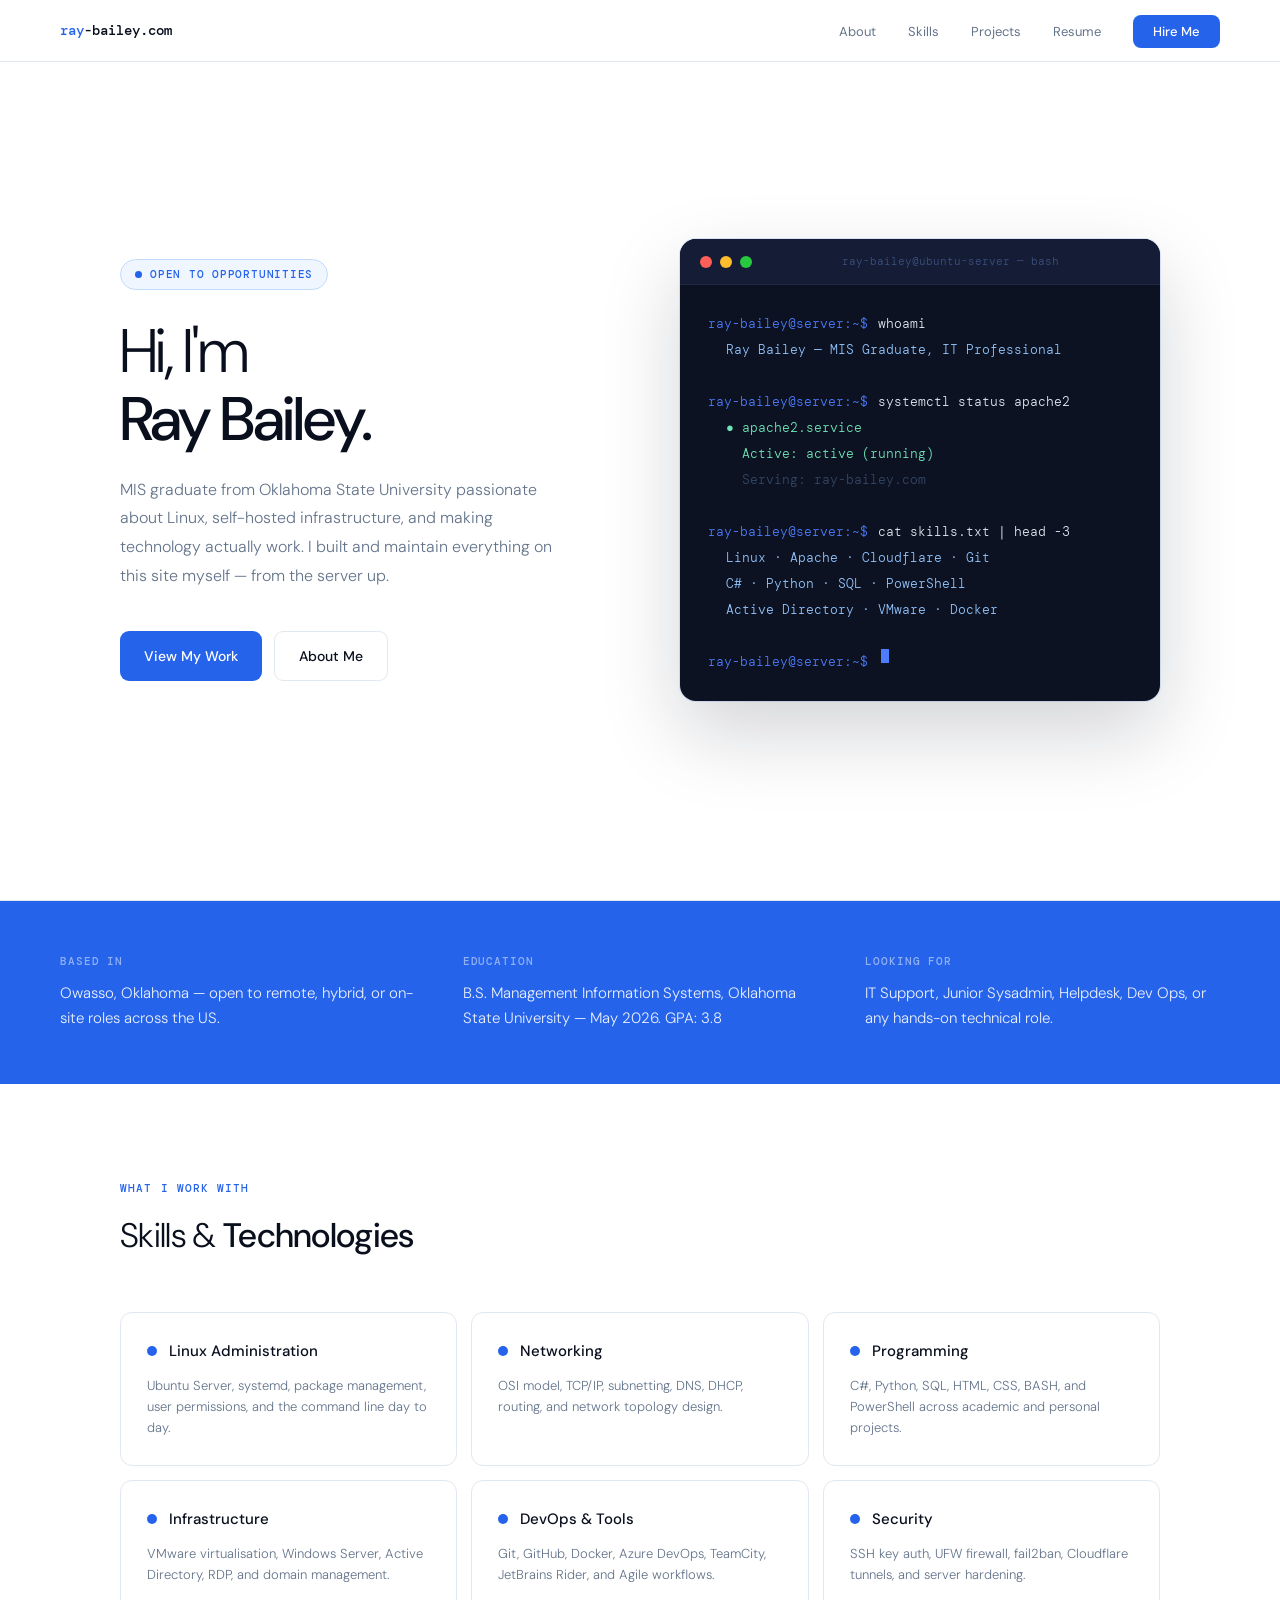
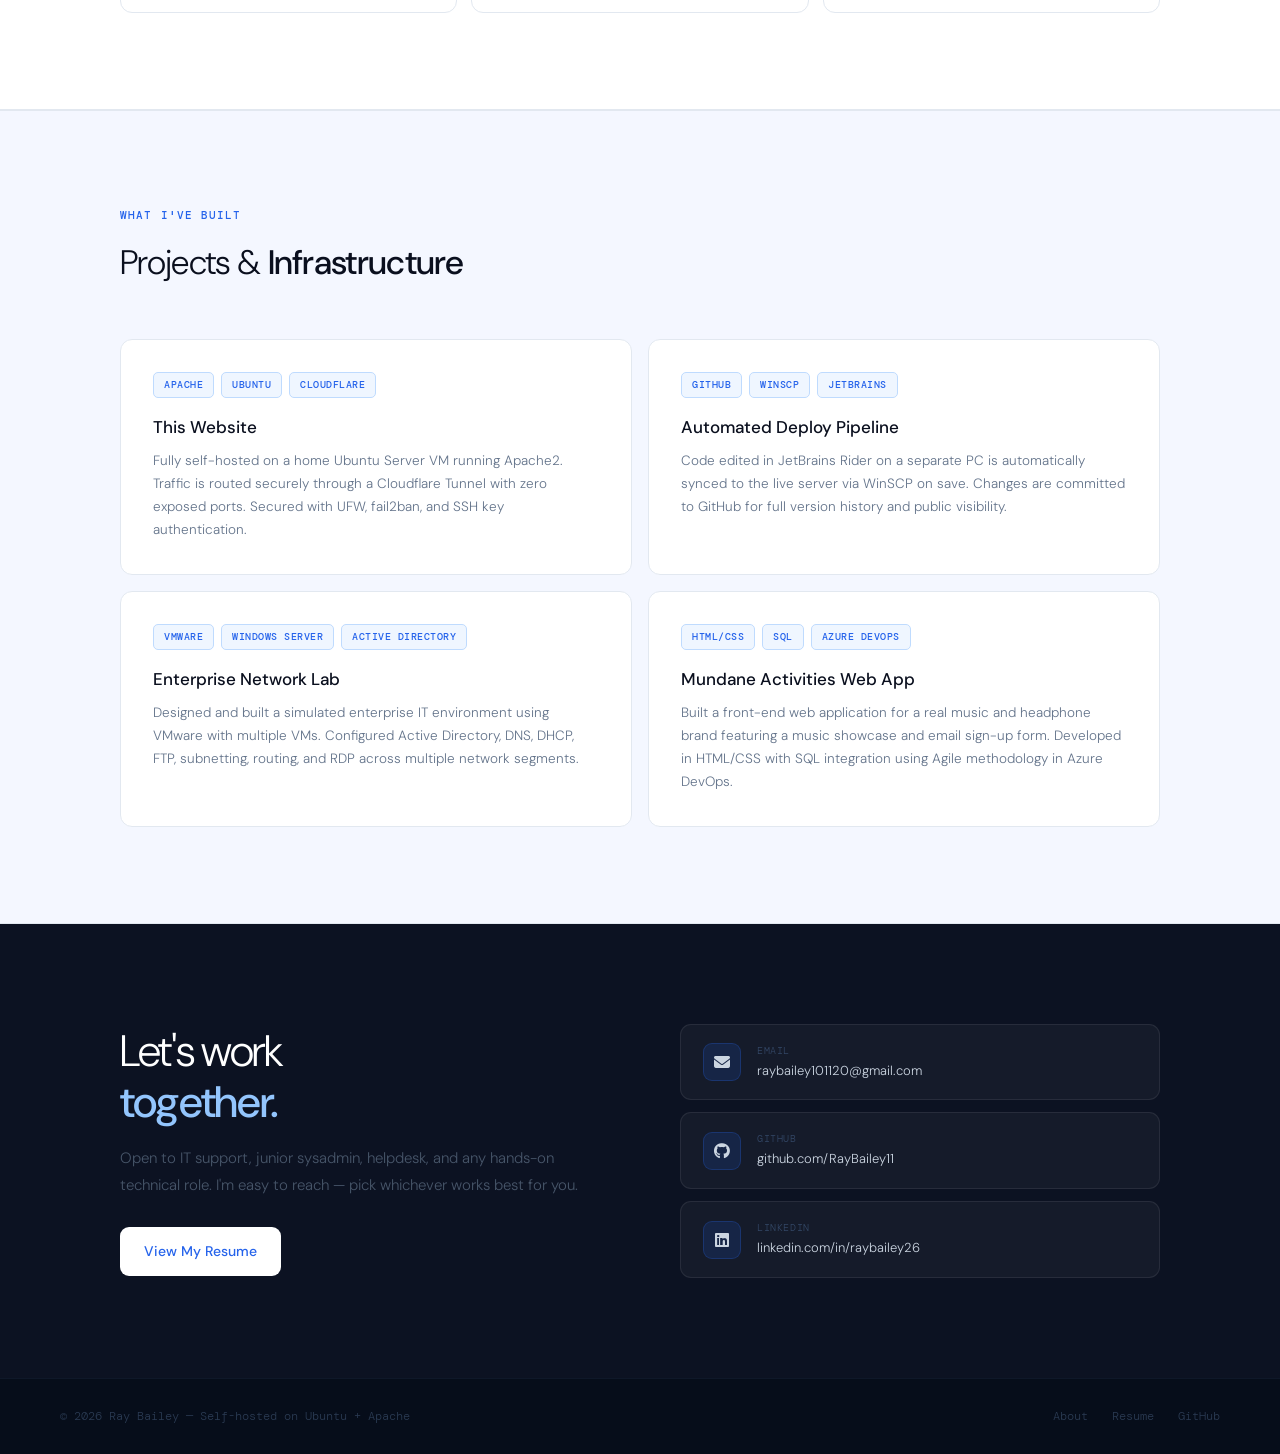
<file: index.html>
﻿<!DOCTYPE html>
<html lang="en">
<head>
    <meta charset="UTF-8"/>
    <meta name="viewport" content="width=device-width, initial-scale=1.0"/>
    <title>Ray Bailey — IT Professional</title>
    <meta name="description" content="Ray Bailey — IT Professional based in Owasso, Oklahoma. OSU MIS Graduate. Open to IT support, sysadmin, and technical roles."/>
    <link href="https://fonts.googleapis.com/css2?family=DM+Sans:wght@300;400;500&family=DM+Mono:wght@400;500&display=swap" rel="stylesheet"/>
    <link rel="stylesheet" href="https://cdnjs.cloudflare.com/ajax/libs/font-awesome/6.5.0/css/all.min.css"/>
    <link rel="stylesheet" href="css/style.css"/>
    <style>
        /* ── HERO ── */
        .hero {
            min-height: 100vh;
            padding: 140px 60px 100px;
            max-width: 1160px; margin: 0 auto;
            display: flex; align-items: center;
        }
        .hero-grid {
            display: grid; grid-template-columns: 1fr 1fr;
            gap: 80px; align-items: center; width: 100%;
        }
        .hero-tag {
            display: inline-flex; align-items: center; gap: 8px;
            background: var(--blue-light); color: var(--blue);
            border: 1px solid var(--blue-mid);
            font-family: var(--mono); font-size: 11px; font-weight: 500;
            letter-spacing: 0.07em; text-transform: uppercase;
            padding: 6px 14px; border-radius: 100px; margin-bottom: 28px;
        }
        .hero-tag::before {
            content: ''; width: 7px; height: 7px; border-radius: 50%;
            background: var(--blue); animation: pulse 2s infinite;
        }
        h1 {
            font-size: clamp(38px, 4.8vw, 62px);
            font-weight: 300; line-height: 1.1;
            letter-spacing: -0.03em; margin-bottom: 22px;
        }
        h1 strong { font-weight: 500; }
        .hero-desc {
            font-size: 16px; color: var(--muted);
            max-width: 440px; line-height: 1.8; margin-bottom: 40px;
        }
        .hero-btns { display: flex; gap: 12px; flex-wrap: wrap; }

        /* ── TERMINAL ── */
        .terminal {
            background: var(--dark);
            border-radius: 16px; overflow: hidden;
            box-shadow: 0 0 0 1px rgba(37,99,235,0.15), 0 32px 80px rgba(12,18,34,0.18);
        }
        .t-bar {
            background: var(--dark2); padding: 14px 20px;
            display: flex; align-items: center; gap: 8px;
            border-bottom: 1px solid rgba(255,255,255,0.05);
        }
        .dot { width: 12px; height: 12px; border-radius: 50%; }
        .dot-r { background: #ff5f57; } .dot-y { background: #ffbd2e; } .dot-g { background: #28c840; }
        .t-title { flex: 1; text-align: center; font-family: var(--mono); font-size: 11px; color: #3d5080; }
        .t-body { padding: 26px 28px; font-family: var(--mono); font-size: 13px; line-height: 2; }
        .t-row { display: flex; gap: 10px; flex-wrap: wrap; }
        .t-ps { color: #4d7cfe; white-space: nowrap; }
        .t-cmd { color: #e2e8f0; }
        .t-res { padding-left: 18px; color: #93c5fd; }
        .t-res.g { color: #6ee7b7; }
        .t-res.d { color: #334766; }
        .t-cursor {
            display: inline-block; width: 8px; height: 14px;
            background: #4d7cfe; margin-left: 3px; vertical-align: middle;
            animation: blink 1.1s step-end infinite;
        }

        /* ── ABOUT STRIP ── */
        .about-strip { background: var(--blue); padding: 52px 60px; }
        .about-inner {
            max-width: 1160px; margin: 0 auto;
            display: grid; grid-template-columns: repeat(3, 1fr); gap: 48px;
        }
        .about-block h3 {
            font-size: 11px; font-weight: 500; color: rgba(255,255,255,0.5);
            font-family: var(--mono); letter-spacing: 0.08em; text-transform: uppercase; margin-bottom: 10px;
        }
        .about-block p { font-size: 15px; color: rgba(255,255,255,0.9); line-height: 1.7; font-weight: 300; }

        /* ── SKILLS ── */
        .skills-grid { display: grid; grid-template-columns: repeat(3, 1fr); gap: 14px; }
        .skill-card {
            background: var(--white); border: 1px solid var(--border);
            border-radius: 12px; padding: 26px; transition: all 0.22s;
        }
        .skill-card:hover {
            border-color: var(--blue-mid);
            box-shadow: 0 6px 24px rgba(37,99,235,0.08);
            transform: translateY(-2px);
        }
        .skill-top { display: flex; align-items: center; gap: 12px; margin-bottom: 12px; }
        .skill-dot {
            width: 10px; height: 10px; border-radius: 50%;
            background: var(--blue); flex-shrink: 0;
        }
        .skill-name { font-size: 15px; font-weight: 500; }
        .skill-desc { font-size: 13px; color: var(--muted); line-height: 1.65; }

        /* ── PROJECTS ── */
        .projects-wrap { background: var(--off); border-top: 1px solid var(--border); border-bottom: 1px solid var(--border); }
        .proj-grid { display: grid; grid-template-columns: repeat(2, 1fr); gap: 16px; }
        .proj-card {
            background: var(--white); border: 1px solid var(--border);
            border-radius: 12px; padding: 32px; transition: all 0.22s;
            position: relative; overflow: hidden;
        }
        .proj-card::before {
            content: ''; position: absolute; top: 0; left: 0; right: 0; height: 3px;
            background: var(--blue); transform: scaleX(0); transform-origin: left;
            transition: transform 0.3s ease;
        }
        .proj-card:hover::before { transform: scaleX(1); }
        .proj-card:hover { box-shadow: 0 8px 28px rgba(37,99,235,0.08); transform: translateY(-2px); }
        .proj-tags { display: flex; gap: 7px; flex-wrap: wrap; margin-bottom: 16px; }
        .proj-name { font-size: 17px; font-weight: 500; margin-bottom: 9px; }
        .proj-desc { font-size: 13.5px; color: var(--muted); line-height: 1.7; }

        /* ── CONTACT ── */
        .contact-wrap { background: var(--dark); }
        .contact-inner {
            max-width: 1160px; margin: 0 auto; padding: 100px 60px;
            display: grid; grid-template-columns: 1fr 1fr; gap: 80px; align-items: center;
        }
        .contact-left h2 {
            font-size: 44px; font-weight: 300; letter-spacing: -0.03em;
            color: #fff; margin-bottom: 18px; line-height: 1.15;
        }
        .contact-left h2 strong { font-weight: 500; color: #93c5fd; }
        .contact-left p { font-size: 15px; color: #475569; line-height: 1.8; margin-bottom: 28px; }
        .contact-cards { display: flex; flex-direction: column; gap: 12px; }
        .contact-card {
            display: flex; align-items: center; gap: 16px;
            background: rgba(255,255,255,0.04); border: 1px solid rgba(255,255,255,0.08);
            border-radius: 11px; padding: 18px 22px;
            text-decoration: none; color: #cbd5e1; font-size: 14px; transition: all 0.2s;
        }
        .contact-card:hover { background: rgba(37,99,235,0.12); border-color: rgba(37,99,235,0.3); color: #fff; }
        .contact-card-icon {
            width: 38px; height: 38px; border-radius: 9px;
            background: rgba(37,99,235,0.15); border: 1px solid rgba(37,99,235,0.25);
            display: flex; align-items: center; justify-content: center; font-size: 16px; flex-shrink: 0;
        }
        .contact-card-label { font-family: var(--mono); font-size: 10px; color: #334766; margin-bottom: 2px; letter-spacing: 0.06em; text-transform: uppercase; }
        .contact-card-val { font-size: 13px; }

        /* ── RESPONSIVE ── */
        @media (max-width: 900px) {
            .hero { padding: 120px 24px 80px; }
            .hero-grid { grid-template-columns: 1fr; gap: 48px; }
            .about-strip { padding: 40px 24px; }
            .about-inner { grid-template-columns: 1fr; gap: 28px; }
            .skills-grid { grid-template-columns: repeat(2, 1fr); }
            .proj-grid { grid-template-columns: 1fr; }
            .contact-inner { grid-template-columns: 1fr; padding: 72px 24px; gap: 48px; }
            .contact-left h2 { font-size: 34px; }
        }
        @media (max-width: 640px) {
            .nav-links { padding: 40px 24px; }
            .hero { padding: 100px 18px 60px; }
            .skills-grid { grid-template-columns: 1fr; }
            .about-strip { padding: 36px 18px; }
            .proj-card { padding: 24px; }
            h1 { font-size: 36px; }
        }
    </style>
</head>
<body>

<nav>
    <a href="index.html" class="nav-logo"><span>ray</span>-bailey.com</a>
    <ul class="nav-links">
        <li><a href="about.html">About</a></li>
        <li><a href="index.html#skills">Skills</a></li>
        <li><a href="index.html#projects">Projects</a></li>
        <li><a href="resume.html">Resume</a></li>
        <li><a href="index.html#contact" class="nav-hire">Hire Me</a></li>
    </ul>
</nav>

<!-- HERO -->
<section class="hero">
    <div class="hero-grid">
        <div class="anim-up-1">
            <div class="hero-tag">Open to opportunities</div>
            <h1>Hi, I'm<br/><strong>Ray Bailey.</strong></h1>
            <p class="hero-desc">
                MIS graduate from Oklahoma State University passionate about Linux,
                self-hosted infrastructure, and making technology actually work.
                I built and maintain everything on this site myself — from the server up.
            </p>
            <div class="hero-btns">
                <a href="#projects" class="btn btn-blue">View My Work</a>
                <a href="about.html" class="btn btn-outline">About Me</a>
            </div>
        </div>

        <div class="anim-up-2">
            <div class="terminal">
                <div class="t-bar">
                    <div class="dot dot-r"></div><div class="dot dot-y"></div><div class="dot dot-g"></div>
                    <div class="t-title">ray-bailey@ubuntu-server — bash</div>
                </div>
                <div class="t-body">
                    <div class="t-row"><span class="t-ps">ray-bailey@server:~$</span><span class="t-cmd">whoami</span></div>
                    <div class="t-res">Ray Bailey — MIS Graduate, IT Professional</div>
                    <br/>
                    <div class="t-row"><span class="t-ps">ray-bailey@server:~$</span><span class="t-cmd">systemctl status apache2</span></div>
                    <div class="t-res g">● apache2.service</div>
                    <div class="t-res g">&nbsp;&nbsp;Active: active (running)</div>
                    <div class="t-res d">&nbsp;&nbsp;Serving: ray-bailey.com</div>
                    <br/>
                    <div class="t-row"><span class="t-ps">ray-bailey@server:~$</span><span class="t-cmd">cat skills.txt | head -3</span></div>
                    <div class="t-res">Linux · Apache · Cloudflare · Git</div>
                    <div class="t-res">C# · Python · SQL · PowerShell</div>
                    <div class="t-res">Active Directory · VMware · Docker</div>
                    <br/>
                    <div class="t-row"><span class="t-ps">ray-bailey@server:~$</span><span class="t-cursor"></span></div>
                </div>
            </div>
        </div>
    </div>
</section>

<hr class="full-divider"/>

<!-- ABOUT STRIP -->
<div class="about-strip">
    <div class="about-inner">
        <div class="about-block">
            <h3>Based In</h3>
            <p>Owasso, Oklahoma — open to remote, hybrid, or on-site roles across the US.</p>
        </div>
        <div class="about-block">
            <h3>Education</h3>
            <p>B.S. Management Information Systems, Oklahoma State University — May 2026. GPA: 3.8</p>
        </div>
        <div class="about-block">
            <h3>Looking For</h3>
            <p>IT Support, Junior Sysadmin, Helpdesk, Dev Ops, or any hands-on technical role.</p>
        </div>
    </div>
</div>

<!-- SKILLS -->
<section class="section" id="skills">
    <div class="sec-label">What I work with</div>
    <div class="sec-title">Skills &amp; <strong>Technologies</strong></div>
    <div class="skills-grid">
        <div class="skill-card">
            <div class="skill-top"><div class="skill-dot"></div><div class="skill-name">Linux Administration</div></div>
            <div class="skill-desc">Ubuntu Server, systemd, package management, user permissions, and the command line day to day.</div>
        </div>
        <div class="skill-card">
            <div class="skill-top"><div class="skill-dot"></div><div class="skill-name">Networking</div></div>
            <div class="skill-desc">OSI model, TCP/IP, subnetting, DNS, DHCP, routing, and network topology design.</div>
        </div>
        <div class="skill-card">
            <div class="skill-top"><div class="skill-dot"></div><div class="skill-name">Programming</div></div>
            <div class="skill-desc">C#, Python, SQL, HTML, CSS, BASH, and PowerShell across academic and personal projects.</div>
        </div>
        <div class="skill-card">
            <div class="skill-top"><div class="skill-dot"></div><div class="skill-name">Infrastructure</div></div>
            <div class="skill-desc">VMware virtualisation, Windows Server, Active Directory, RDP, and domain management.</div>
        </div>
        <div class="skill-card">
            <div class="skill-top"><div class="skill-dot"></div><div class="skill-name">DevOps &amp; Tools</div></div>
            <div class="skill-desc">Git, GitHub, Docker, Azure DevOps, TeamCity, JetBrains Rider, and Agile workflows.</div>
        </div>
        <div class="skill-card">
            <div class="skill-top"><div class="skill-dot"></div><div class="skill-name">Security</div></div>
            <div class="skill-desc">SSH key auth, UFW firewall, fail2ban, Cloudflare tunnels, and server hardening.</div>
        </div>
    </div>
</section>

<hr class="full-divider"/>

<!-- PROJECTS -->
<div class="projects-wrap">
    <section class="section" id="projects">
        <div class="sec-label">What I've built</div>
        <div class="sec-title">Projects &amp; <strong>Infrastructure</strong></div>
        <div class="proj-grid">
            <div class="proj-card">
                <div class="proj-tags"><span class="tag">Apache</span><span class="tag">Ubuntu</span><span class="tag">Cloudflare</span></div>
                <div class="proj-name">This Website</div>
                <div class="proj-desc">Fully self-hosted on a home Ubuntu Server VM running Apache2. Traffic is routed securely through a Cloudflare Tunnel with zero exposed ports. Secured with UFW, fail2ban, and SSH key authentication.</div>
            </div>
            <div class="proj-card">
                <div class="proj-tags"><span class="tag">GitHub</span><span class="tag">WinSCP</span><span class="tag">JetBrains</span></div>
                <div class="proj-name">Automated Deploy Pipeline</div>
                <div class="proj-desc">Code edited in JetBrains Rider on a separate PC is automatically synced to the live server via WinSCP on save. Changes are committed to GitHub for full version history and public visibility.</div>
            </div>
            <div class="proj-card">
                <div class="proj-tags"><span class="tag">VMware</span><span class="tag">Windows Server</span><span class="tag">Active Directory</span></div>
                <div class="proj-name">Enterprise Network Lab</div>
                <div class="proj-desc">Designed and built a simulated enterprise IT environment using VMware with multiple VMs. Configured Active Directory, DNS, DHCP, FTP, subnetting, routing, and RDP across multiple network segments.</div>
            </div>
            <div class="proj-card">
                <div class="proj-tags"><span class="tag">HTML/CSS</span><span class="tag">SQL</span><span class="tag">Azure DevOps</span></div>
                <div class="proj-name">Mundane Activities Web App</div>
                <div class="proj-desc">Built a front-end web application for a real music and headphone brand featuring a music showcase and email sign-up form. Developed in HTML/CSS with SQL integration using Agile methodology in Azure DevOps.</div>
            </div>
        </div>
    </section>
</div>

<!-- CONTACT -->
<div class="contact-wrap" id="contact">
    <div class="contact-inner">
        <div class="contact-left">
            <h2>Let's work<br/><strong>together.</strong></h2>
            <p>Open to IT support, junior sysadmin, helpdesk, and any hands-on technical role. I'm easy to reach — pick whichever works best for you.</p>
            <a href="resume.html" class="btn btn-white">View My Resume</a>
        </div>
        <div class="contact-cards">
            <a href="mailto:raybailey101120@gmail.com" class="contact-card">
                <div class="contact-card-icon"><i class="fa-solid fa-envelope"></i></div>
                <div>
                    <div class="contact-card-label">Email</div>
                    <div class="contact-card-val">raybailey101120@gmail.com</div>
                </div>
            </a>
            <a href="https://github.com/RayBailey11" class="contact-card">
                <div class="contact-card-icon"><i class="fa-brands fa-github"></i></div>
                <div>
                    <div class="contact-card-label">GitHub</div>
                    <div class="contact-card-val">github.com/RayBailey11</div>
                </div>
            </a>
            <a href="https://www.linkedin.com/in/raybailey26" class="contact-card">
                <div class="contact-card-icon"><i class="fa-brands fa-linkedin"></i></div>
                <div>
                    <div class="contact-card-label">LinkedIn</div>
                    <div class="contact-card-val">linkedin.com/in/raybailey26</div>
                </div>
            </a>
        </div>
    </div>
</div>

<footer>
    <div class="footer-inner">
        <p>© 2026 Ray Bailey — Self-hosted on Ubuntu + Apache</p>
        <div class="footer-links">
            <a href="about.html">About</a>
            <a href="resume.html">Resume</a>
            <a href="https://github.com/RayBailey11">GitHub</a>
        </div>
    </div>
</footer>

</body>
</html>
</file>
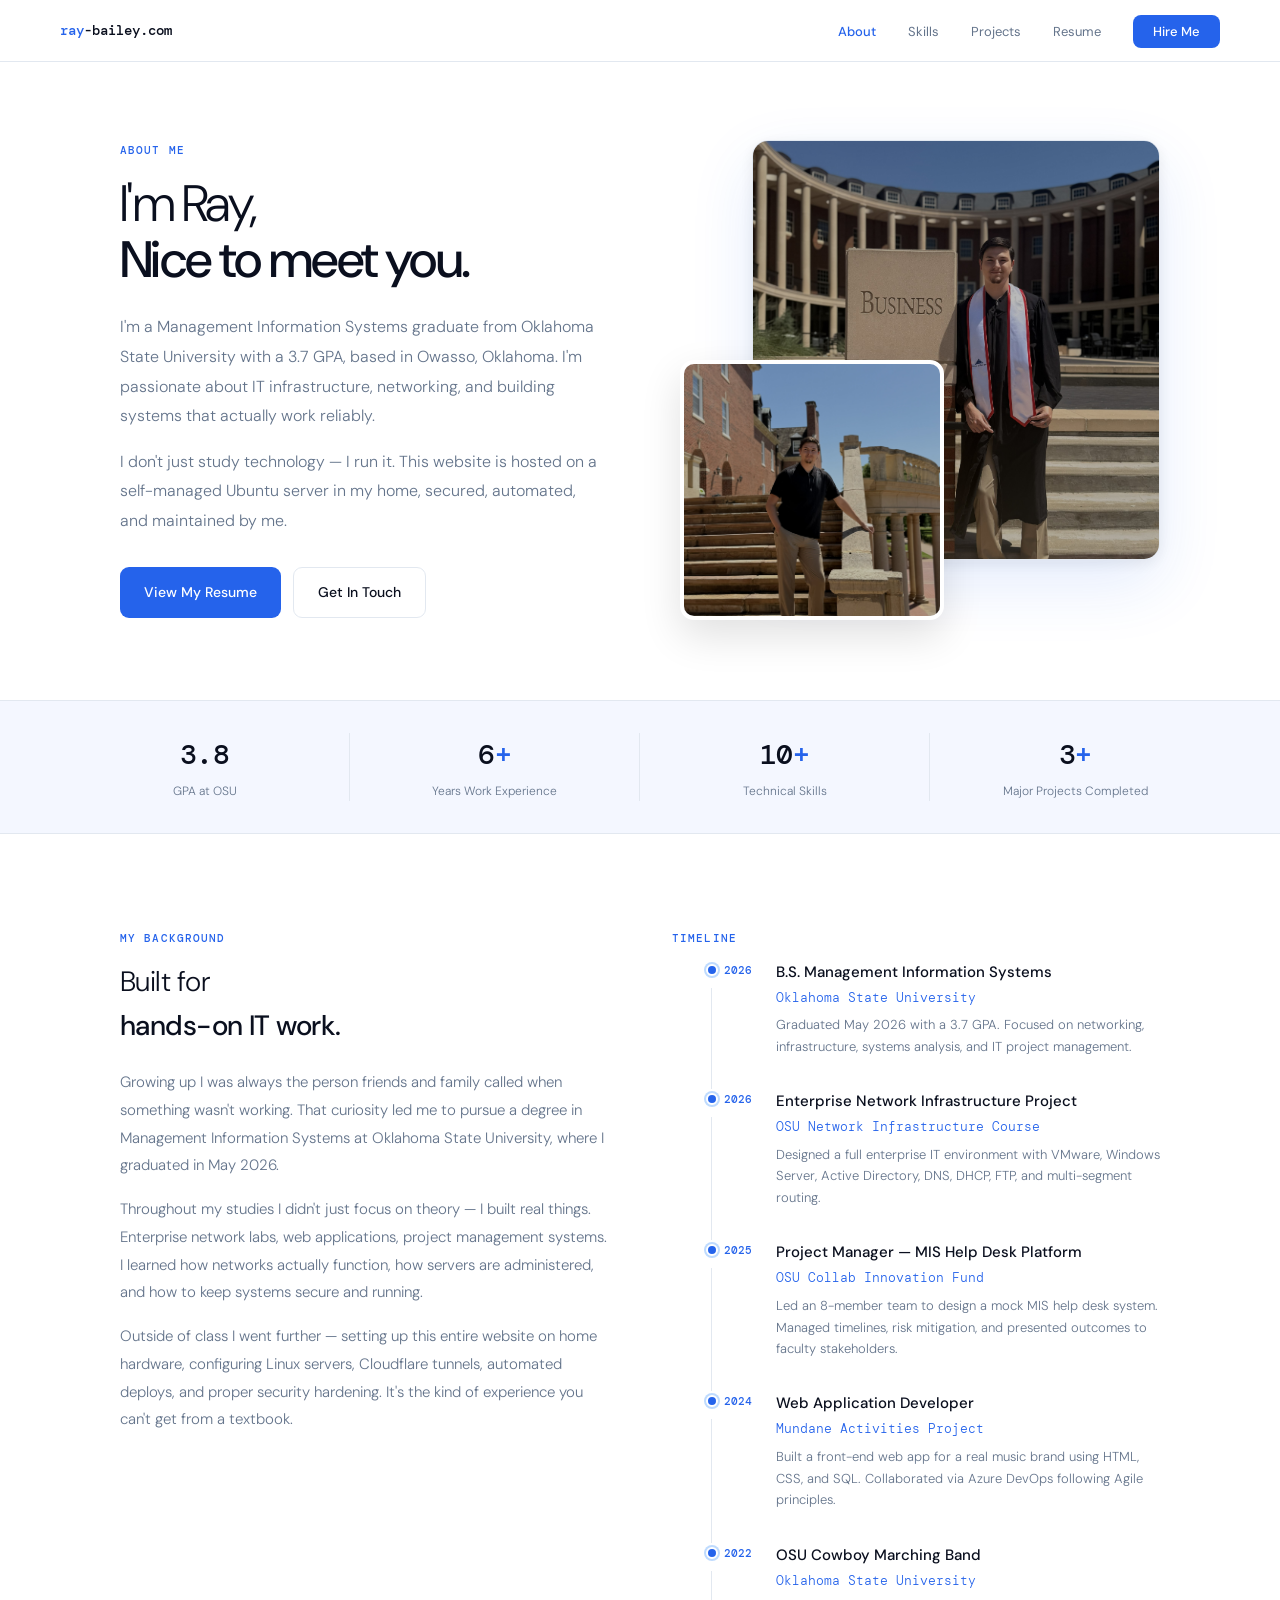
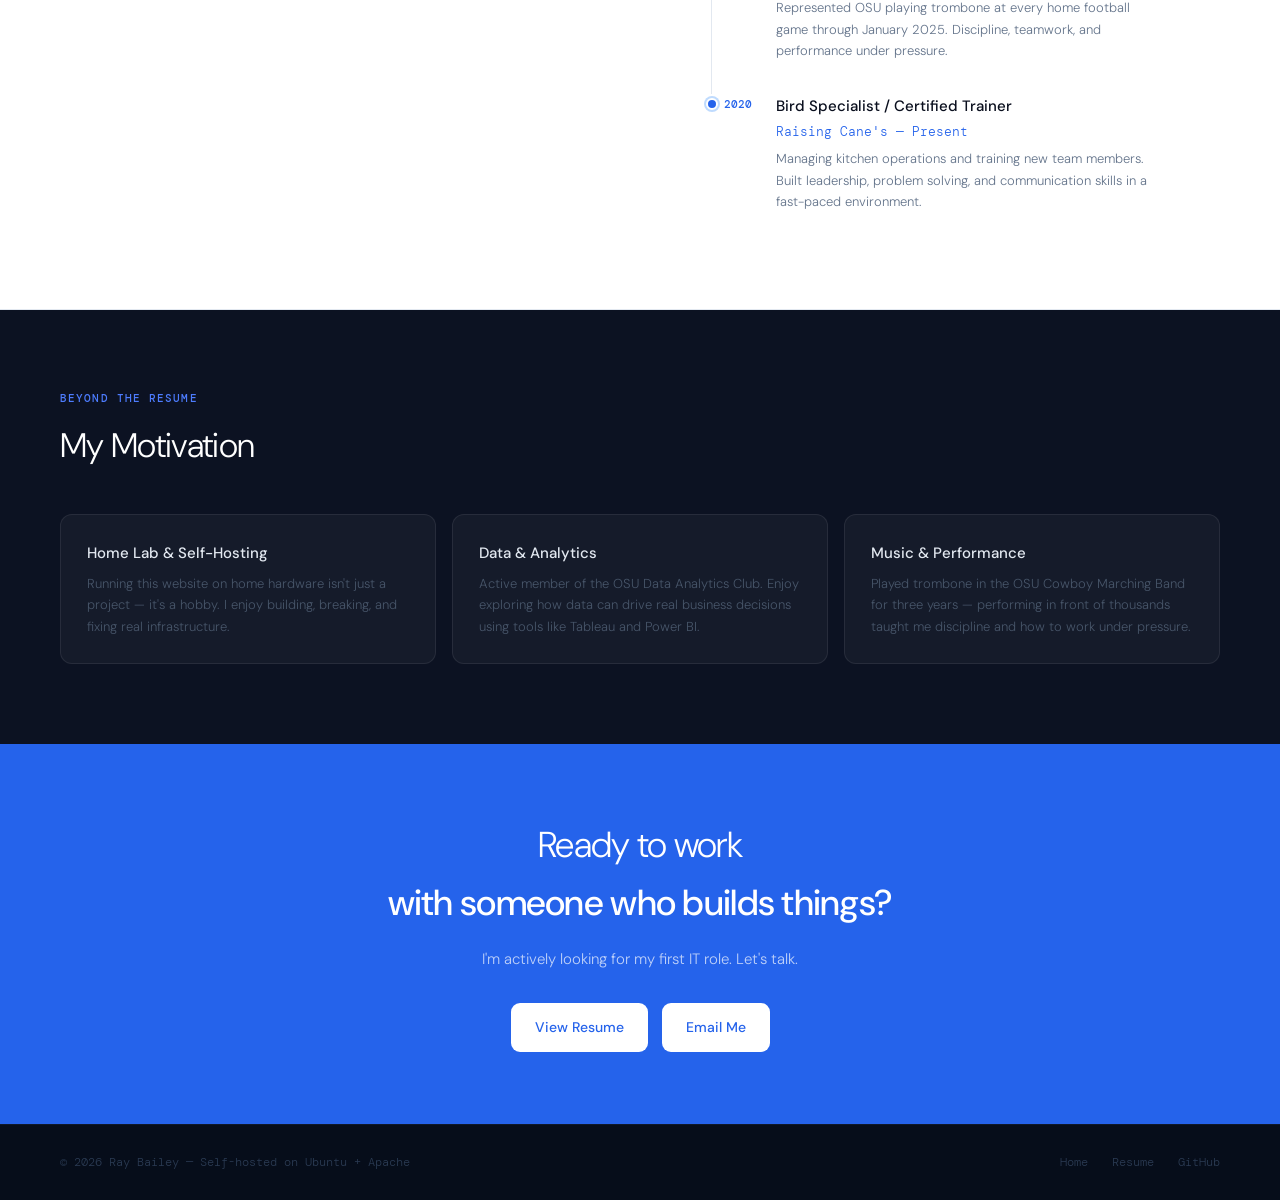
<file: about.html>
﻿<!DOCTYPE html>
<html lang="en">
<head>
    <meta charset="UTF-8"/>
    <meta name="viewport" content="width=device-width, initial-scale=1.0"/>
    <title>About — Ray Bailey</title>
    <meta name="description" content="About Ray Bailey — MIS Graduate from Oklahoma State University, IT Professional based in Owasso, Oklahoma."/>
    <link href="https://fonts.googleapis.com/css2?family=DM+Sans:wght@300;400;500&family=DM+Mono:wght@400;500&display=swap" rel="stylesheet"/>
    <link rel="stylesheet" href="css/style.css"/>
    <style>

        /* ── PAGE HERO ── */
        .page-hero {
            padding: 140px 60px 80px;
            max-width: 1160px; margin: 0 auto;
            display: grid; grid-template-columns: 1fr 1fr;
            gap: 80px; align-items: center;
        }
        .page-hero-left { }
        .page-label {
            font-family: var(--mono); font-size: 11px; font-weight: 500;
            letter-spacing: 0.1em; text-transform: uppercase; color: var(--blue); margin-bottom: 16px;
            display: block;
        }
        .page-hero h1 {
            font-size: clamp(36px, 4vw, 56px);
            font-weight: 300; line-height: 1.1;
            letter-spacing: -0.03em; margin-bottom: 24px;
        }
        .page-hero h1 strong { font-weight: 500; }
        .page-hero p {
            font-size: 16px; color: var(--muted);
            line-height: 1.85; margin-bottom: 16px; max-width: 480px;
        }
        .page-hero-btns { display: flex; gap: 12px; flex-wrap: wrap; margin-top: 32px; }

        /* ── PHOTO AREA ── */
        .photo-stack {
            position: relative;
            height: 480px;
        }
        .photo-main {
            position: absolute; top: 0; right: 0;
            width: 85%; height: 420px;
            border-radius: 16px; overflow: hidden;
            box-shadow: 0 24px 64px rgba(37,99,235,0.12), 0 4px 16px rgba(0,0,0,0.08);
            background: var(--off);
            border: 1px solid var(--border);
        }
        .photo-main img {
            width: 100%; height: 100%; object-fit: cover;
        }
        .photo-secondary {
            position: absolute; bottom: 0; left: 0;
            width: 55%; height: 260px;
            border-radius: 14px; overflow: hidden;
            box-shadow: 0 16px 40px rgba(0,0,0,0.12);
            border: 4px solid #fff;
            background: var(--off);
        }
        .photo-secondary img {
            width: 100%; height: 100%; object-fit: cover;
        }
        /* placeholder when no photo */
        .photo-placeholder {
            width: 100%; height: 100%;
            display: flex; flex-direction: column;
            align-items: center; justify-content: center;
            gap: 12px; color: var(--muted);
            font-family: var(--mono); font-size: 12px; text-align: center;
            padding: 20px;
        }
        .photo-placeholder-icon {
            width: 48px; height: 48px; border-radius: 50%;
            background: var(--blue-light); border: 1px solid var(--blue-mid);
            display: flex; align-items: center; justify-content: center;
            font-size: 22px;
        }

        /* ── STATS ROW ── */
        .stats-row {
            background: var(--off);
            border-top: 1px solid var(--border);
            border-bottom: 1px solid var(--border);
            padding: 32px 60px;
        }
        .stats-inner {
            max-width: 1160px; margin: 0 auto;
            display: grid; grid-template-columns: repeat(4, 1fr);
        }
        .stat-item {
            text-align: center; padding: 0 20px;
            border-right: 1px solid var(--border);
        }
        .stat-item:last-child { border-right: none; }
        .stat-num {
            font-family: var(--mono); font-size: 28px; font-weight: 500;
            color: var(--fg); letter-spacing: -0.02em;
        }
        .stat-num span { color: var(--blue); }
        .stat-lbl { font-size: 12px; color: var(--muted); margin-top: 4px; }

        /* ── STORY ── */
        .story-grid {
            display: grid; grid-template-columns: 1fr 1fr; gap: 64px; align-items: start;
        }
        .story-text h2 {
            font-size: 28px; font-weight: 300; letter-spacing: -0.02em; margin-bottom: 20px;
        }
        .story-text h2 strong { font-weight: 500; }
        .story-text p {
            font-size: 15px; color: var(--muted); line-height: 1.85; margin-bottom: 16px;
        }

        /* ── TIMELINE ── */
        .timeline { display: flex; flex-direction: column; gap: 0; }
        .timeline-item {
            display: grid; grid-template-columns: 80px 1fr;
            gap: 24px; padding-bottom: 32px; position: relative;
        }
        .timeline-item:last-child { padding-bottom: 0; }
        .timeline-item::before {
            content: '';
            position: absolute; left: 39px; top: 28px; bottom: 0;
            width: 1px; background: var(--border);
        }
        .timeline-item:last-child::before { display: none; }
        .timeline-date {
            font-family: var(--mono); font-size: 11px; color: var(--blue);
            font-weight: 500; text-align: right; padding-top: 3px; line-height: 1.4;
        }
        .timeline-dot-wrap {
            position: absolute; left: 34px; top: 4px;
            width: 12px; height: 12px; border-radius: 50%;
            background: var(--blue); border: 2px solid #fff;
            box-shadow: 0 0 0 2px var(--blue-mid);
        }
        .timeline-body { }
        .timeline-title { font-size: 15px; font-weight: 500; margin-bottom: 4px; }
        .timeline-sub { font-size: 13px; color: var(--blue); font-family: var(--mono); margin-bottom: 6px; }
        .timeline-desc { font-size: 13px; color: var(--muted); line-height: 1.65; }

        /* ── INTERESTS ── */
        .interests-wrap {
            background: var(--dark); padding: 80px 60px;
        }
        .interests-inner { max-width: 1160px; margin: 0 auto; }
        .interests-inner .sec-label { color: #4d7cfe; }
        .interests-inner .sec-title { color: #fff; margin-bottom: 40px; }
        .interests-grid { display: grid; grid-template-columns: repeat(3, 1fr); gap: 16px; }
        .interest-card {
            background: rgba(255,255,255,0.04);
            border: 1px solid rgba(255,255,255,0.08);
            border-radius: 12px; padding: 26px; transition: all 0.22s;
        }
        .interest-card:hover {
            background: rgba(37,99,235,0.1);
            border-color: rgba(37,99,235,0.25);
        }
        .interest-title { font-size: 15px; font-weight: 500; color: #e2e8f0; margin-bottom: 8px; }
        .interest-desc { font-size: 13px; color: #475569; line-height: 1.65; }

        /* ── CTA ── */
        .cta-strip {
            background: var(--blue); padding: 72px 60px; text-align: center;
        }
        .cta-strip h2 {
            font-size: 36px; font-weight: 300; color: #fff;
            letter-spacing: -0.02em; margin-bottom: 16px;
        }
        .cta-strip h2 strong { font-weight: 500; }
        .cta-strip p { font-size: 15px; color: rgba(255,255,255,0.7); margin-bottom: 32px; }
        .cta-btns { display: flex; gap: 14px; justify-content: center; flex-wrap: wrap; }

        /* ── RESPONSIVE ── */
        @media (max-width: 900px) {
            .page-hero { grid-template-columns: 1fr; padding: 120px 24px 60px; gap: 48px; }
            .photo-stack { height: 340px; }
            .photo-main { width: 90%; height: 300px; }
            .photo-secondary { width: 50%; height: 180px; }
            .stats-row { padding: 28px 24px; }
            .stats-inner { grid-template-columns: repeat(2, 1fr); gap: 20px; }
            .stat-item { border-right: none; border-bottom: 1px solid var(--border); padding-bottom: 20px; }
            .stat-item:nth-child(2n) { }
            .stat-item:last-child { border-bottom: none; }
            .story-grid { grid-template-columns: 1fr; gap: 48px; }
            .interests-wrap { padding: 60px 24px; }
            .interests-grid { grid-template-columns: 1fr 1fr; }
            .cta-strip { padding: 56px 24px; }
        }
        @media (max-width: 640px) {
            .page-hero { padding: 100px 18px 48px; }
            .photo-main { width: 100%; }
            .photo-secondary { display: none; }
            .photo-stack { height: 280px; }
            .stats-inner { grid-template-columns: 1fr 1fr; }
            .interests-grid { grid-template-columns: 1fr; }
            .cta-strip h2 { font-size: 26px; }
            .timeline-item { grid-template-columns: 60px 1fr; }
            .timeline-item::before { left: 29px; }
            .timeline-dot-wrap { left: 24px; }
        }
    </style>
</head>
<body>

<nav>
    <a href="index.html" class="nav-logo"><span>ray</span>-bailey.com</a>
    <ul class="nav-links">
        <li><a href="about.html" class="active">About</a></li>
        <li><a href="index.html#skills">Skills</a></li>
        <li><a href="index.html#projects">Projects</a></li>
        <li><a href="resume.html">Resume</a></li>
        <li><a href="index.html#contact" class="nav-hire">Hire Me</a></li>
    </ul>
</nav>

<!-- PAGE HERO -->
<div class="page-hero">
    <div class="page-hero-left anim-up-1">
        <span class="page-label">About Me</span>
        <h1>I'm Ray,<br/><strong>Nice to meet you.</strong></h1>
        <p>
            I'm a Management Information Systems graduate from Oklahoma State University
            with a 3.7 GPA, based in Owasso, Oklahoma. I'm passionate about IT infrastructure,
            networking, and building systems that actually work reliably.
        </p>
        <p>
            I don't just study technology — I run it. This website is hosted on a
            self-managed Ubuntu server in my home, secured, automated, and maintained by me.
        </p>
        <div class="page-hero-btns">
            <a href="resume.html" class="btn btn-blue">View My Resume</a>
            <a href="index.html#contact" class="btn btn-outline">Get In Touch</a>
        </div>
    </div>

    <div class="anim-up-2">
        <div class="photo-stack">
            <div class="photo-main">
                <img src="images/RayGraduation.jpg" alt="Ray Bailey Graduation"/>
            </div>
            <div class="photo-secondary">
                <img src="images/RayBailey.jpg" alt="Ray Bailey"/>
            </div>    
        </div>
    </div>
</div>

<!-- STATS -->
<div class="stats-row">
    <div class="stats-inner">
        <div class="stat-item">
            <div class="stat-num">3.8<span></span></div>
            <div class="stat-lbl">GPA at OSU</div>
        </div>
        <div class="stat-item">
            <div class="stat-num">6<span>+</span></div>
            <div class="stat-lbl">Years Work Experience</div>
        </div>
        <div class="stat-item">
            <div class="stat-num">10<span>+</span></div>
            <div class="stat-lbl">Technical Skills</div>
        </div>
        <div class="stat-item">
            <div class="stat-num">3<span>+</span></div>
            <div class="stat-lbl">Major Projects Completed</div>
        </div>
    </div>
</div>

<!-- STORY -->
<section class="section">
    <div class="story-grid">
        <div class="story-text">
            <div class="sec-label">My Background</div>
            <h2>Built for<br/><strong>hands-on IT work.</strong></h2>
            <p>
                Growing up I was always the person friends and family called when something
                wasn't working. That curiosity led me to pursue a degree in Management Information
                Systems at Oklahoma State University, where I graduated in May 2026.
            </p>
            <p>
                Throughout my studies I didn't just focus on theory — I built real things.
                Enterprise network labs, web applications, project management systems. I learned
                how networks actually function, how servers are administered, and how to keep
                systems secure and running.
            </p>
            <p>
                Outside of class I went further — setting up this entire website on home hardware,
                configuring Linux servers, Cloudflare tunnels, automated deploys, and proper security
                hardening. It's the kind of experience you can't get from a textbook.
            </p>
        </div>

        <div>
            <div class="sec-label">Timeline</div>
            <div class="timeline">

                <div class="timeline-item">
                    <div class="timeline-date">2026</div>
                    <div class="timeline-dot-wrap"></div>
                    <div class="timeline-body">
                        <div class="timeline-title">B.S. Management Information Systems</div>
                        <div class="timeline-sub">Oklahoma State University</div>
                        <div class="timeline-desc">Graduated May 2026 with a 3.7 GPA. Focused on networking, infrastructure, systems analysis, and IT project management.</div>
                    </div>
                </div>

                <div class="timeline-item">
                    <div class="timeline-date">2026</div>
                    <div class="timeline-dot-wrap"></div>
                    <div class="timeline-body">
                        <div class="timeline-title">Enterprise Network Infrastructure Project</div>
                        <div class="timeline-sub">OSU Network Infrastructure Course</div>
                        <div class="timeline-desc">Designed a full enterprise IT environment with VMware, Windows Server, Active Directory, DNS, DHCP, FTP, and multi-segment routing.</div>
                    </div>
                </div>

                <div class="timeline-item">
                    <div class="timeline-date">2025</div>
                    <div class="timeline-dot-wrap"></div>
                    <div class="timeline-body">
                        <div class="timeline-title">Project Manager — MIS Help Desk Platform</div>
                        <div class="timeline-sub">OSU Collab Innovation Fund</div>
                        <div class="timeline-desc">Led an 8-member team to design a mock MIS help desk system. Managed timelines, risk mitigation, and presented outcomes to faculty stakeholders.</div>
                    </div>
                </div>

                <div class="timeline-item">
                    <div class="timeline-date">2024</div>
                    <div class="timeline-dot-wrap"></div>
                    <div class="timeline-body">
                        <div class="timeline-title">Web Application Developer</div>
                        <div class="timeline-sub">Mundane Activities Project</div>
                        <div class="timeline-desc">Built a front-end web app for a real music brand using HTML, CSS, and SQL. Collaborated via Azure DevOps following Agile principles.</div>
                    </div>
                </div>

                <div class="timeline-item">
                    <div class="timeline-date">2022</div>
                    <div class="timeline-dot-wrap"></div>
                    <div class="timeline-body">
                        <div class="timeline-title">OSU Cowboy Marching Band</div>
                        <div class="timeline-sub">Oklahoma State University</div>
                        <div class="timeline-desc">Represented OSU playing trombone at every home football game through January 2025. Discipline, teamwork, and performance under pressure.</div>
                    </div>
                </div>

                <div class="timeline-item">
                    <div class="timeline-date">2020</div>
                    <div class="timeline-dot-wrap"></div>
                    <div class="timeline-body">
                        <div class="timeline-title">Bird Specialist / Certified Trainer</div>
                        <div class="timeline-sub">Raising Cane's — Present</div>
                        <div class="timeline-desc">Managing kitchen operations and training new team members. Built leadership, problem solving, and communication skills in a fast-paced environment.</div>
                    </div>
                </div>

            </div>
        </div>
    </div>
</section>

<hr class="full-divider"/>

<!-- INTERESTS -->
<div class="interests-wrap">
    <div class="interests-inner">
        <div class="sec-label">Beyond the Resume</div>
        <div class="sec-title" style="color:#fff">My Motivation</div>
        <div class="interests-grid">
            <div class="interest-card">
                <div class="interest-title">Home Lab & Self-Hosting</div>
                <div class="interest-desc">Running this website on home hardware isn't just a project — it's a hobby. I enjoy building, breaking, and fixing real infrastructure.</div>
            </div>
            <div class="interest-card">
                <div class="interest-title">Data & Analytics</div>
                <div class="interest-desc">Active member of the OSU Data Analytics Club. Enjoy exploring how data can drive real business decisions using tools like Tableau and Power BI.</div>
            </div>
            <div class="interest-card">
                <div class="interest-title">Music & Performance</div>
                <div class="interest-desc">Played trombone in the OSU Cowboy Marching Band for three years — performing in front of thousands taught me discipline and how to work under pressure.</div>
            </div>
        </div>
    </div>
</div>

<!-- CTA -->
<div class="cta-strip">
    <h2>Ready to work<br/><strong>with someone who builds things?</strong></h2>
    <p>I'm actively looking for my first IT role. Let's talk.</p>
    <div class="cta-btns">
        <a href="resume.html" class="btn btn-white">View Resume</a>
        <a href="mailto:raybailey101120@gmail.com" class="btn btn-white">Email Me</a>
    </div>
</div>

<footer>
    <div class="footer-inner">
        <p>© 2026 Ray Bailey — Self-hosted on Ubuntu + Apache</p>
        <div class="footer-links">
            <a href="index.html">Home</a>
            <a href="resume.html">Resume</a>
            <a href="https://github.com/RayBailey11">GitHub</a>
        </div>
    </div>
</footer>

</body>
</html>
</file>
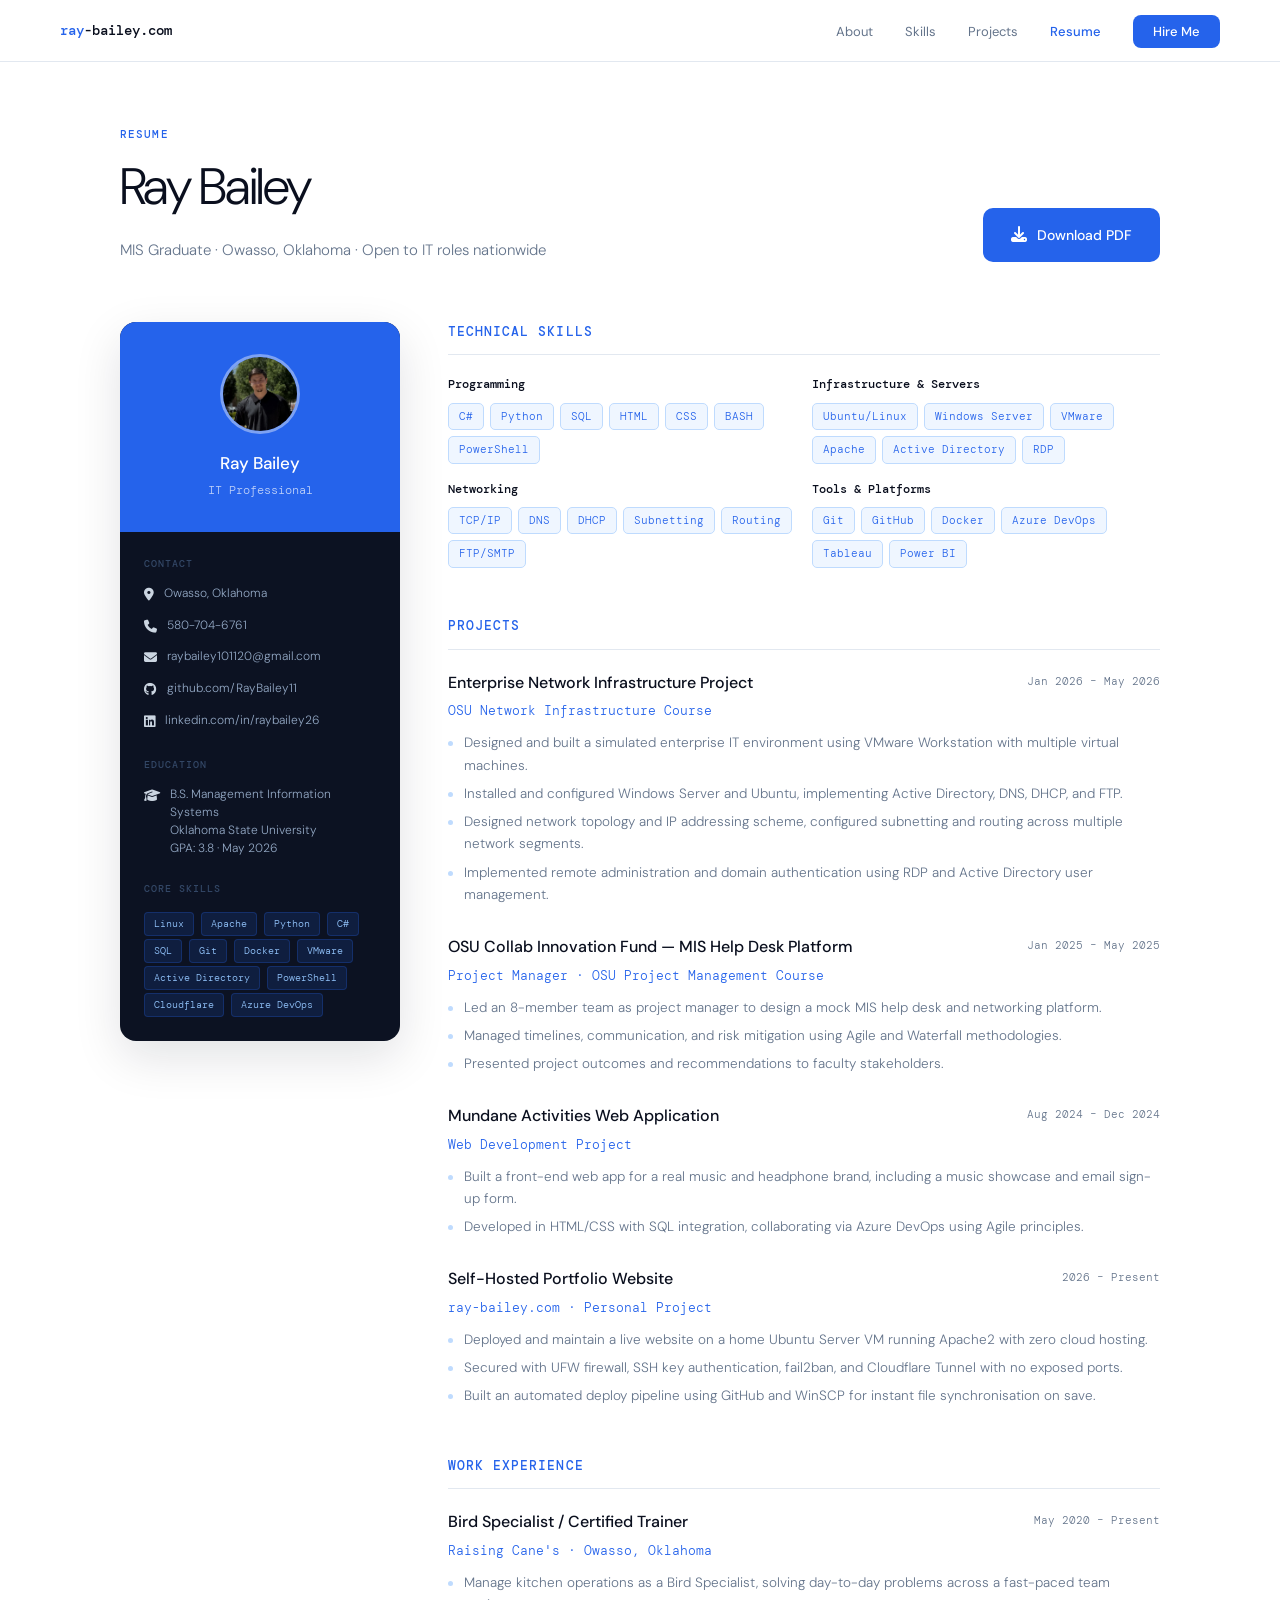
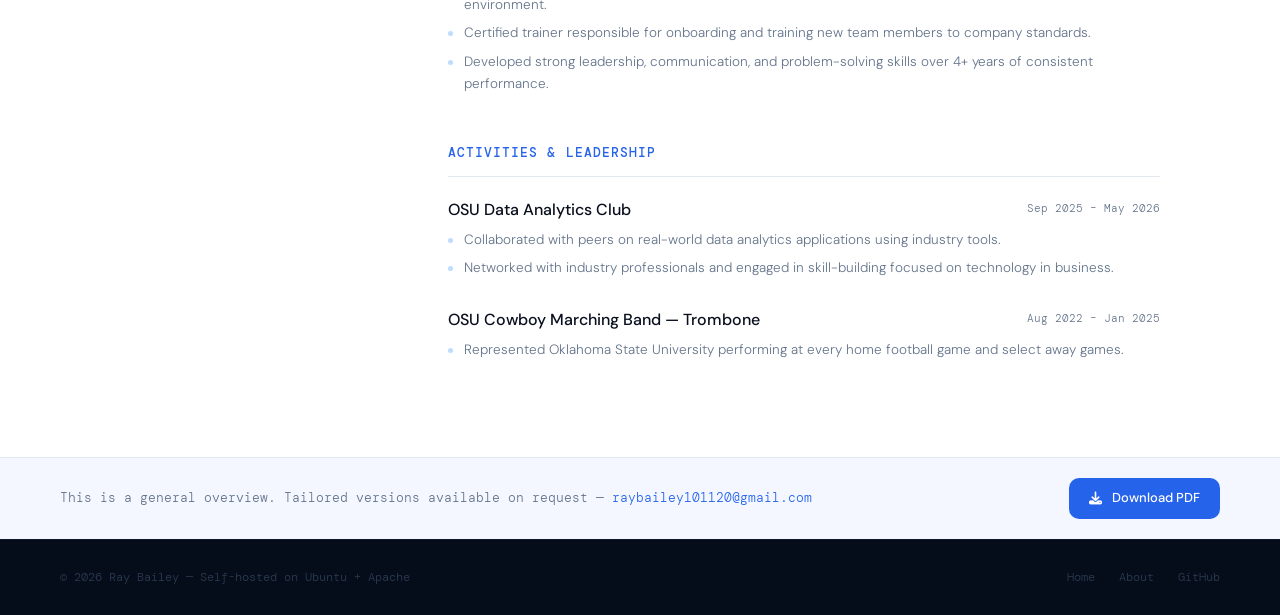
<file: resume.html>
﻿<!DOCTYPE html>
<html lang="en">
<head>
    <meta charset="UTF-8"/>
    <meta name="viewport" content="width=device-width, initial-scale=1.0"/>
    <title>Resume — Ray Bailey</title>
    <meta name="description" content="Resume of Ray Bailey — MIS Graduate, IT Professional based in Owasso, Oklahoma."/>
    <link href="https://fonts.googleapis.com/css2?family=DM+Sans:wght@300;400;500&family=DM+Mono:wght@400;500&display=swap" rel="stylesheet"/>
    <link rel="stylesheet" href="https://cdnjs.cloudflare.com/ajax/libs/font-awesome/6.5.0/css/all.min.css"/>
    <link rel="stylesheet" href="css/style.css"/>
    <style>

        /* ── PAGE HEADER ── */
        .page-header {
            padding: 120px 60px 60px;
            max-width: 1160px; margin: 0 auto;
            display: flex; align-items: flex-end; justify-content: space-between;
            gap: 32px; flex-wrap: wrap;
        }
        .page-header-left {}
        .page-header h1 {
            font-size: clamp(32px, 4vw, 52px);
            font-weight: 300; letter-spacing: -0.03em; margin-bottom: 10px;
        }
        .page-header h1 strong { font-weight: 500; }
        .page-header p { font-size: 15px; color: var(--muted); }
        .download-btn {
            display: inline-flex; align-items: center; gap: 10px;
            background: var(--blue); color: #fff;
            padding: 14px 28px; border-radius: 10px;
            font-size: 14px; font-weight: 500; text-decoration: none;
            transition: all 0.2s; white-space: nowrap; flex-shrink: 0;
        }
        .download-btn:hover { background: var(--blue2); transform: translateY(-1px); box-shadow: 0 6px 20px rgba(37,99,235,0.28); }
        .download-icon { font-size: 16px; }

        /* ── RESUME WRAP ── */
        .resume-wrap {
            max-width: 1160px; margin: 0 auto;
            padding: 0 60px 96px;
            display: grid; grid-template-columns: 280px 1fr;
            gap: 48px; align-items: start;
        }

        /* ── SIDEBAR ── */
        .resume-sidebar { position: sticky; top: 80px; }
        .sidebar-card {
            background: var(--dark);
            border-radius: 16px; overflow: hidden;
            box-shadow: 0 16px 48px rgba(12,18,34,0.12);
        }
        .sidebar-top {
            background: var(--blue);
            padding: 32px 24px; text-align: center;
        }
        .sidebar-avatar {
            width: 80px; height: 80px; border-radius: 50%;
            background: rgba(255,255,255,0.15);
            border: 3px solid rgba(255,255,255,0.3);
            margin: 0 auto 16px;
            display: flex; align-items: center; justify-content: center;
            font-size: 32px; overflow: hidden;
        }
        .sidebar-avatar img { width: 100%; height: 100%; object-fit: cover; }
        .sidebar-name { font-size: 17px; font-weight: 500; color: #fff; margin-bottom: 4px; }
        .sidebar-role { font-size: 12px; color: rgba(255,255,255,0.7); font-family: var(--mono); }
        .sidebar-body { padding: 24px; }
        .sidebar-section { margin-bottom: 24px; }
        .sidebar-section:last-child { margin-bottom: 0; }
        .sidebar-heading {
            font-family: var(--mono); font-size: 10px; font-weight: 500;
            letter-spacing: 0.1em; text-transform: uppercase;
            color: #334766; margin-bottom: 12px;
        }
        .sidebar-item {
            display: flex; align-items: flex-start; gap: 10px; margin-bottom: 10px;
        }
        .sidebar-item:last-child { margin-bottom: 0; }
        .sidebar-item-icon { color: rgba(203, 213, 225); font-size: 13px; margin-top: 1px; flex-shrink: 0; }
        .sidebar-item-text { font-size: 12px; color: #93a8c4; line-height: 1.5; }
        .sidebar-item-text a { color: #93a8c4; text-decoration: none; }
        .sidebar-item-text a:hover { color: #fff; }
        .skill-pill {
            display: inline-block;
            background: rgba(37,99,235,0.15); color: #93c5fd;
            border: 1px solid rgba(37,99,235,0.25);
            font-family: var(--mono); font-size: 10px;
            padding: 3px 9px; border-radius: 4px; margin: 3px 3px 0 0;
        }

        /* ── MAIN RESUME ── */
        .resume-main { }
        .resume-section { margin-bottom: 48px; }
        .resume-section:last-child { margin-bottom: 0; }
        .resume-section-title {
            font-size: 13px; font-weight: 500;
            font-family: var(--mono); letter-spacing: 0.08em; text-transform: uppercase;
            color: var(--blue); margin-bottom: 20px;
            padding-bottom: 12px; border-bottom: 1px solid var(--border);
        }

        /* Entry */
        .resume-entry { margin-bottom: 28px; }
        .resume-entry:last-child { margin-bottom: 0; }
        .resume-entry-header {
            display: flex; align-items: flex-start;
            justify-content: space-between; gap: 16px; margin-bottom: 6px; flex-wrap: wrap;
        }
        .resume-entry-title { font-size: 16px; font-weight: 500; }
        .resume-entry-date {
            font-family: var(--mono); font-size: 11px; color: var(--muted);
            white-space: nowrap; flex-shrink: 0; padding-top: 3px;
        }
        .resume-entry-sub {
            font-size: 13px; color: var(--blue);
            font-family: var(--mono); margin-bottom: 10px;
        }
        .resume-entry ul {
            list-style: none; display: flex; flex-direction: column; gap: 6px;
        }
        .resume-entry ul li {
            font-size: 13.5px; color: var(--muted); line-height: 1.65;
            padding-left: 16px; position: relative;
        }
        .resume-entry ul li::before {
            content: ''; position: absolute; left: 0; top: 9px;
            width: 5px; height: 5px; border-radius: 50%;
            background: var(--blue-mid);
        }

        /* Skills grid in resume */
        .skills-table {
            display: grid; grid-template-columns: repeat(2, 1fr); gap: 16px;
        }
        .skills-row { }
        .skills-row-label {
            font-size: 12px; font-weight: 500; color: var(--fg);
            margin-bottom: 8px; font-family: var(--mono);
        }
        .skills-pills { display: flex; flex-wrap: wrap; gap: 6px; }
        .skills-pill {
            font-family: var(--mono); font-size: 11px;
            background: var(--blue-light); color: var(--blue);
            border: 1px solid var(--blue-mid);
            padding: 4px 10px; border-radius: 5px;
        }

        /* ── NOTE BAR ── */
        .note-bar {
            background: var(--off); border-top: 1px solid var(--border);
            padding: 20px 60px;
        }
        .note-bar-inner {
            max-width: 1160px; margin: 0 auto;
            display: flex; align-items: center; justify-content: space-between;
            gap: 16px; flex-wrap: wrap;
        }
        .note-bar p { font-size: 13px; color: var(--muted); font-family: var(--mono); }
        .note-bar a { color: var(--blue); text-decoration: none; }

        /* ── RESPONSIVE ── */
        @media (max-width: 900px) {
            .page-header { padding: 110px 24px 48px; }
            .resume-wrap { grid-template-columns: 1fr; padding: 0 24px 72px; gap: 32px; }
            .resume-sidebar { position: static; }
            .note-bar { padding: 20px 24px; }
        }
        @media (max-width: 640px) {
            .page-header { padding: 100px 18px 36px; }
            .resume-wrap { padding: 0 18px 56px; }
            .skills-table { grid-template-columns: 1fr; }
            .note-bar { padding: 16px 18px; }
            .note-bar-inner { flex-direction: column; align-items: flex-start; }
        }
    </style>
</head>
<body>

<nav>
    <a href="index.html" class="nav-logo"><span>ray</span>-bailey.com</a>
    <ul class="nav-links">
        <li><a href="about.html">About</a></li>
        <li><a href="index.html#skills">Skills</a></li>
        <li><a href="index.html#projects">Projects</a></li>
        <li><a href="resume.html" class="active">Resume</a></li>
        <li><a href="index.html#contact" class="nav-hire">Hire Me</a></li>
    </ul>
</nav>

<!-- PAGE HEADER -->
<div class="page-header anim-up">
    <div class="page-header-left">
        <span class="sec-label">Resume</span>
        <h1>Ray Bailey</h1>
        <p>MIS Graduate · Owasso, Oklahoma · Open to IT roles nationwide</p>
    </div>
    <a href="/downloads/RayBailey_Resume.pdf" download="RayBailey_Resume.pdf" class="download-btn">
        <span class="download-icon"><i class="fa-solid fa-download"></i></span>
        Download PDF
    </a>
</div>

<!-- RESUME CONTENT -->
<div class="resume-wrap">

    <!-- SIDEBAR -->
    <div class="resume-sidebar anim-up-1">
        <div class="sidebar-card">
            <div class="sidebar-top">
                <div class="sidebar-avatar">
                    <img src="images/Portrait.jpg" alt="Portrait"/>
                </div>
                <div class="sidebar-name">Ray Bailey</div>
                <div class="sidebar-role">IT Professional</div>
            </div>
            <div class="sidebar-body">

                <div class="sidebar-section">
                    <div class="sidebar-heading">Contact</div>
                    <div class="sidebar-item">
                        <span class="sidebar-item-icon"><i class="fa-solid fa-location-dot"></i></span>
                        <span class="sidebar-item-text">Owasso, Oklahoma</span>
                    </div>
                    <div class="sidebar-item">
                        <span class="sidebar-item-icon"><i class="fa-solid fa-phone"></i></span>
                        <span class="sidebar-item-text">580-704-6761</span>
                    </div>
                    <div class="sidebar-item">
                        <span class="sidebar-item-icon"><i class="fa-solid fa-envelope"></i></span>
                        <span class="sidebar-item-text"><a href="mailto:raybailey101120@gmail.com">raybailey101120@gmail.com</a></span>
                    </div>
                    <div class="sidebar-item">
                        <span class="sidebar-item-icon"><i class="fa-brands fa-github"></i></span>
                        <span class="sidebar-item-text"><a href="https://github.com/RayBailey11" target="_blank">github.com/RayBailey11</a></span>
                    </div>
                    <div class="sidebar-item">
                        <span class="sidebar-item-icon"><i class="fa-brands fa-linkedin"></i></span>
                        <span class="sidebar-item-text"><a href="https://www.linkedin.com/in/raybailey26" target="_blank">linkedin.com/in/raybailey26</a></span>
                    </div>
                </div>

                <div class="sidebar-section">
                    <div class="sidebar-heading">Education</div>
                    <div class="sidebar-item">
                        <span class="sidebar-item-icon"><i class="fa-solid fa-graduation-cap"></i></span>
                        <div class="sidebar-item-text">
                            B.S. Management Information Systems<br/>
                            Oklahoma State University<br/>
                            GPA: 3.8 · May 2026
                        </div>
                    </div>
                </div>

                <div class="sidebar-section">
                    <div class="sidebar-heading">Core Skills</div>
                    <div>
                        <span class="skill-pill">Linux</span>
                        <span class="skill-pill">Apache</span>
                        <span class="skill-pill">Python</span>
                        <span class="skill-pill">C#</span>
                        <span class="skill-pill">SQL</span>
                        <span class="skill-pill">Git</span>
                        <span class="skill-pill">Docker</span>
                        <span class="skill-pill">VMware</span>
                        <span class="skill-pill">Active Directory</span>
                        <span class="skill-pill">PowerShell</span>
                        <span class="skill-pill">Cloudflare</span>
                        <span class="skill-pill">Azure DevOps</span>
                    </div>
                </div>

            </div>
        </div>
    </div>

    <!-- MAIN -->
    <div class="resume-main anim-up-2">

        <!-- TECHNICAL SKILLS -->
        <div class="resume-section">
            <div class="resume-section-title">Technical Skills</div>
            <div class="skills-table">
                <div class="skills-row">
                    <div class="skills-row-label">Programming</div>
                    <div class="skills-pills">
                        <span class="skills-pill">C#</span>
                        <span class="skills-pill">Python</span>
                        <span class="skills-pill">SQL</span>
                        <span class="skills-pill">HTML</span>
                        <span class="skills-pill">CSS</span>
                        <span class="skills-pill">BASH</span>
                        <span class="skills-pill">PowerShell</span>
                    </div>
                </div>
                <div class="skills-row">
                    <div class="skills-row-label">Infrastructure & Servers</div>
                    <div class="skills-pills">
                        <span class="skills-pill">Ubuntu/Linux</span>
                        <span class="skills-pill">Windows Server</span>
                        <span class="skills-pill">VMware</span>
                        <span class="skills-pill">Apache</span>
                        <span class="skills-pill">Active Directory</span>
                        <span class="skills-pill">RDP</span>
                    </div>
                </div>
                <div class="skills-row">
                    <div class="skills-row-label">Networking</div>
                    <div class="skills-pills">
                        <span class="skills-pill">TCP/IP</span>
                        <span class="skills-pill">DNS</span>
                        <span class="skills-pill">DHCP</span>
                        <span class="skills-pill">Subnetting</span>
                        <span class="skills-pill">Routing</span>
                        <span class="skills-pill">FTP/SMTP</span>
                    </div>
                </div>
                <div class="skills-row">
                    <div class="skills-row-label">Tools & Platforms</div>
                    <div class="skills-pills">
                        <span class="skills-pill">Git</span>
                        <span class="skills-pill">GitHub</span>
                        <span class="skills-pill">Docker</span>
                        <span class="skills-pill">Azure DevOps</span>
                        <span class="skills-pill">Tableau</span>
                        <span class="skills-pill">Power BI</span>
                    </div>
                </div>
            </div>
        </div>

        <!-- PROJECTS -->
        <div class="resume-section">
            <div class="resume-section-title">Projects</div>

            <div class="resume-entry">
                <div class="resume-entry-header">
                    <div class="resume-entry-title">Enterprise Network Infrastructure Project</div>
                    <div class="resume-entry-date">Jan 2026 – May 2026</div>
                </div>
                <div class="resume-entry-sub">OSU Network Infrastructure Course</div>
                <ul>
                    <li>Designed and built a simulated enterprise IT environment using VMware Workstation with multiple virtual machines.</li>
                    <li>Installed and configured Windows Server and Ubuntu, implementing Active Directory, DNS, DHCP, and FTP.</li>
                    <li>Designed network topology and IP addressing scheme, configured subnetting and routing across multiple network segments.</li>
                    <li>Implemented remote administration and domain authentication using RDP and Active Directory user management.</li>
                </ul>
            </div>

            <div class="resume-entry">
                <div class="resume-entry-header">
                    <div class="resume-entry-title">OSU Collab Innovation Fund — MIS Help Desk Platform</div>
                    <div class="resume-entry-date">Jan 2025 – May 2025</div>
                </div>
                <div class="resume-entry-sub">Project Manager · OSU Project Management Course</div>
                <ul>
                    <li>Led an 8-member team as project manager to design a mock MIS help desk and networking platform.</li>
                    <li>Managed timelines, communication, and risk mitigation using Agile and Waterfall methodologies.</li>
                    <li>Presented project outcomes and recommendations to faculty stakeholders.</li>
                </ul>
            </div>

            <div class="resume-entry">
                <div class="resume-entry-header">
                    <div class="resume-entry-title">Mundane Activities Web Application</div>
                    <div class="resume-entry-date">Aug 2024 – Dec 2024</div>
                </div>
                <div class="resume-entry-sub">Web Development Project</div>
                <ul>
                    <li>Built a front-end web app for a real music and headphone brand, including a music showcase and email sign-up form.</li>
                    <li>Developed in HTML/CSS with SQL integration, collaborating via Azure DevOps using Agile principles.</li>
                </ul>
            </div>

            <div class="resume-entry">
                <div class="resume-entry-header">
                    <div class="resume-entry-title">Self-Hosted Portfolio Website</div>
                    <div class="resume-entry-date">2026 – Present</div>
                </div>
                <div class="resume-entry-sub">ray-bailey.com · Personal Project</div>
                <ul>
                    <li>Deployed and maintain a live website on a home Ubuntu Server VM running Apache2 with zero cloud hosting.</li>
                    <li>Secured with UFW firewall, SSH key authentication, fail2ban, and Cloudflare Tunnel with no exposed ports.</li>
                    <li>Built an automated deploy pipeline using GitHub and WinSCP for instant file synchronisation on save.</li>
                </ul>
            </div>

        </div>

        <!-- WORK EXPERIENCE -->
        <div class="resume-section">
            <div class="resume-section-title">Work Experience</div>
            <div class="resume-entry">
                <div class="resume-entry-header">
                    <div class="resume-entry-title">Bird Specialist / Certified Trainer</div>
                    <div class="resume-entry-date">May 2020 – Present</div>
                </div>
                <div class="resume-entry-sub">Raising Cane's · Owasso, Oklahoma</div>
                <ul>
                    <li>Manage kitchen operations as a Bird Specialist, solving day-to-day problems across a fast-paced team environment.</li>
                    <li>Certified trainer responsible for onboarding and training new team members to company standards.</li>
                    <li>Developed strong leadership, communication, and problem-solving skills over 4+ years of consistent performance.</li>
                </ul>
            </div>
        </div>

        <!-- ACTIVITIES -->
        <div class="resume-section">
            <div class="resume-section-title">Activities &amp; Leadership</div>
            <div class="resume-entry">
                <div class="resume-entry-header">
                    <div class="resume-entry-title">OSU Data Analytics Club</div>
                    <div class="resume-entry-date">Sep 2025 – May 2026</div>
                </div>
                <ul>
                    <li>Collaborated with peers on real-world data analytics applications using industry tools.</li>
                    <li>Networked with industry professionals and engaged in skill-building focused on technology in business.</li>
                </ul>
            </div>
            <div class="resume-entry">
                <div class="resume-entry-header">
                    <div class="resume-entry-title">OSU Cowboy Marching Band — Trombone</div>
                    <div class="resume-entry-date">Aug 2022 – Jan 2025</div>
                </div>
                <ul>
                    <li>Represented Oklahoma State University performing at every home football game and select away games.</li>
                </ul>
            </div>
        </div>

    </div>
</div>

<!-- NOTE BAR -->
<div class="note-bar">
    <div class="note-bar-inner">
        <p>This is a general overview. Tailored versions available on request — <a href="mailto:raybailey101120@gmail.com">raybailey101120@gmail.com</a></p>
        <a href="/downloads/RayBailey_Resume.pdf" download="RayBailey_Resume.pdf" class="download-btn" style="color: #fff; font-size:13px;padding:10px 20px;"><i class="fa-solid fa-download"></i>Download PDF</a>
    </div>
</div>

<footer>
    <div class="footer-inner">
        <p>© 2026 Ray Bailey — Self-hosted on Ubuntu + Apache</p>
        <div class="footer-links">
            <a href="index.html">Home</a>
            <a href="about.html">About</a>
            <a href="https://github.com/RayBailey11">GitHub</a>
        </div>
    </div>
</footer>

</body>
</html>
</file>
<file: css/style.css>
﻿/* ── RESET & ROOT ── */
*, *::before, *::after { box-sizing: border-box; margin: 0; padding: 0; }

:root {
    --white:       #ffffff;
    --off:         #f4f7ff;
    --fg:          #0a0f1e;
    --muted:       #64748b;
    --blue:        #2563eb;
    --blue2:       #1d4ed8;
    --blue-light:  #eff6ff;
    --blue-mid:    #bfdbfe;
    --border:      #e2e8f0;
    --dark:        #0c1222;
    --dark2:       #141d35;
    --mono:        'DM Mono', monospace;
    --sans:        'DM Sans', sans-serif;
}

html { scroll-behavior: smooth; }
body {
    background: var(--white);
    color: var(--fg);
    font-family: var(--sans);
    font-weight: 300;
    line-height: 1.6;
    -webkit-font-smoothing: antialiased;
}

/* ── NAV ── */
nav {
    position: fixed; top: 0; left: 0; right: 0; z-index: 100;
    background: rgba(255,255,255,0.94);
    backdrop-filter: blur(14px);
    -webkit-backdrop-filter: blur(14px);
    border-bottom: 1px solid var(--border);
    height: 62px; padding: 0 60px;
    display: flex; align-items: center; justify-content: space-between;
}
.nav-logo {
    font-family: var(--mono); font-size: 14px; font-weight: 500; color: var(--fg);
    text-decoration: none;
}
.nav-logo span { color: var(--blue); }
.nav-links { display: flex; gap: 32px; list-style: none; align-items: center; }
.nav-links a {
    font-size: 13px; color: var(--muted); text-decoration: none;
    transition: color 0.2s; font-weight: 400;
}
.nav-links a:hover { color: var(--fg); }
.nav-links a.active { color: var(--blue); font-weight: 500; }
.nav-hire {
    background: var(--blue) !important; color: #fff !important;
    padding: 8px 20px; border-radius: 8px; font-weight: 500 !important;
    transition: background 0.2s !important;
}
.nav-hire:hover { background: var(--blue2) !important; }

/* ── BUTTONS ── */
.btn {
    display: inline-flex; align-items: center; gap: 8px;
    padding: 13px 24px; border-radius: 9px;
    font-family: var(--sans); font-size: 14px; font-weight: 500;
    text-decoration: none; border: none; cursor: pointer; transition: all 0.2s;
}
.btn-blue { background: var(--blue); color: #fff; }
.btn-blue:hover { background: var(--blue2); transform: translateY(-1px); box-shadow: 0 6px 20px rgba(37,99,235,0.28); }
.btn-outline { background: #fff; color: var(--fg); border: 1.5px solid var(--border); }
.btn-outline:hover { border-color: #94a3b8; transform: translateY(-1px); box-shadow: 0 4px 12px rgba(0,0,0,0.06); }
.btn-white { background: #fff; color: var(--blue); }
.btn-white:hover { background: var(--blue-light); transform: translateY(-1px); }

/* ── DIVIDER ── */
.full-divider { border: none; border-top: 1px solid var(--border); }

/* ── SECTION COMMONS ── */
.section { max-width: 1160px; margin: 0 auto; padding: 96px 60px; }
.sec-label {
    font-family: var(--mono); font-size: 11px; font-weight: 500;
    letter-spacing: 0.1em; text-transform: uppercase; color: var(--blue); margin-bottom: 12px;
}
.sec-title { font-size: 34px; font-weight: 300; letter-spacing: -0.02em; margin-bottom: 48px; }
.sec-title strong { font-weight: 500; }

/* ── TAGS ── */
.tag {
    font-family: var(--mono); font-size: 10px; font-weight: 500;
    letter-spacing: 0.05em; text-transform: uppercase;
    background: var(--blue-light); color: var(--blue);
    padding: 4px 10px; border-radius: 5px; border: 1px solid var(--blue-mid);
    white-space: nowrap;
}

/* ── FOOTER ── */
footer { background: #060d1a; border-top: 1px solid #0f1829; padding: 28px 60px; }
.footer-inner {
    max-width: 1160px; margin: 0 auto;
    display: flex; align-items: center; justify-content: space-between;
    flex-wrap: wrap; gap: 12px;
}
.footer-inner p { font-size: 12px; color: #2a3a52; font-family: var(--mono); }
.footer-links { display: flex; gap: 24px; }
.footer-links a {
    font-size: 12px; color: #2a3a52; font-family: var(--mono);
    text-decoration: none; transition: color 0.2s;
}
.footer-links a:hover { color: #4d7cfe; }

/* ── ANIMATIONS ── */
@keyframes fadeUp   { from { opacity:0; transform:translateY(20px); } to { opacity:1; transform:translateY(0); } }
@keyframes fadeDown { from { opacity:0; transform:translateY(-10px); } to { opacity:1; transform:translateY(0); } }
@keyframes blink    { 0%,100%{opacity:1} 50%{opacity:0} }
@keyframes pulse    { 0%,100%{opacity:1;transform:scale(1)} 50%{opacity:0.35;transform:scale(0.75)} }

.anim-up { animation: fadeUp 0.7s ease both; }
.anim-up-1 { animation: fadeUp 0.7s 0.1s ease both; }
.anim-up-2 { animation: fadeUp 0.7s 0.2s ease both; }
.anim-up-3 { animation: fadeUp 0.7s 0.3s ease both; }

/* ── RESPONSIVE ── */
@media (max-width: 900px) {
    nav { padding: 0 24px; height: 58px; }
    .nav-links { gap: 20px; }
    .section { padding: 72px 24px; }
    footer { padding: 24px; }
    .sec-title { font-size: 28px; }
}

@media (max-width: 640px) {
    nav { padding: 0 18px; }
    .nav-links { gap: 14px; }
    .nav-links li:not(:last-child):not(:nth-last-child(2)) { display: none; }
    .section { padding: 56px 18px; }
    .sec-title { font-size: 24px; margin-bottom: 32px; }
    footer { padding: 20px 18px; }
    .footer-inner { flex-direction: column; align-items: flex-start; }
}
</file>
